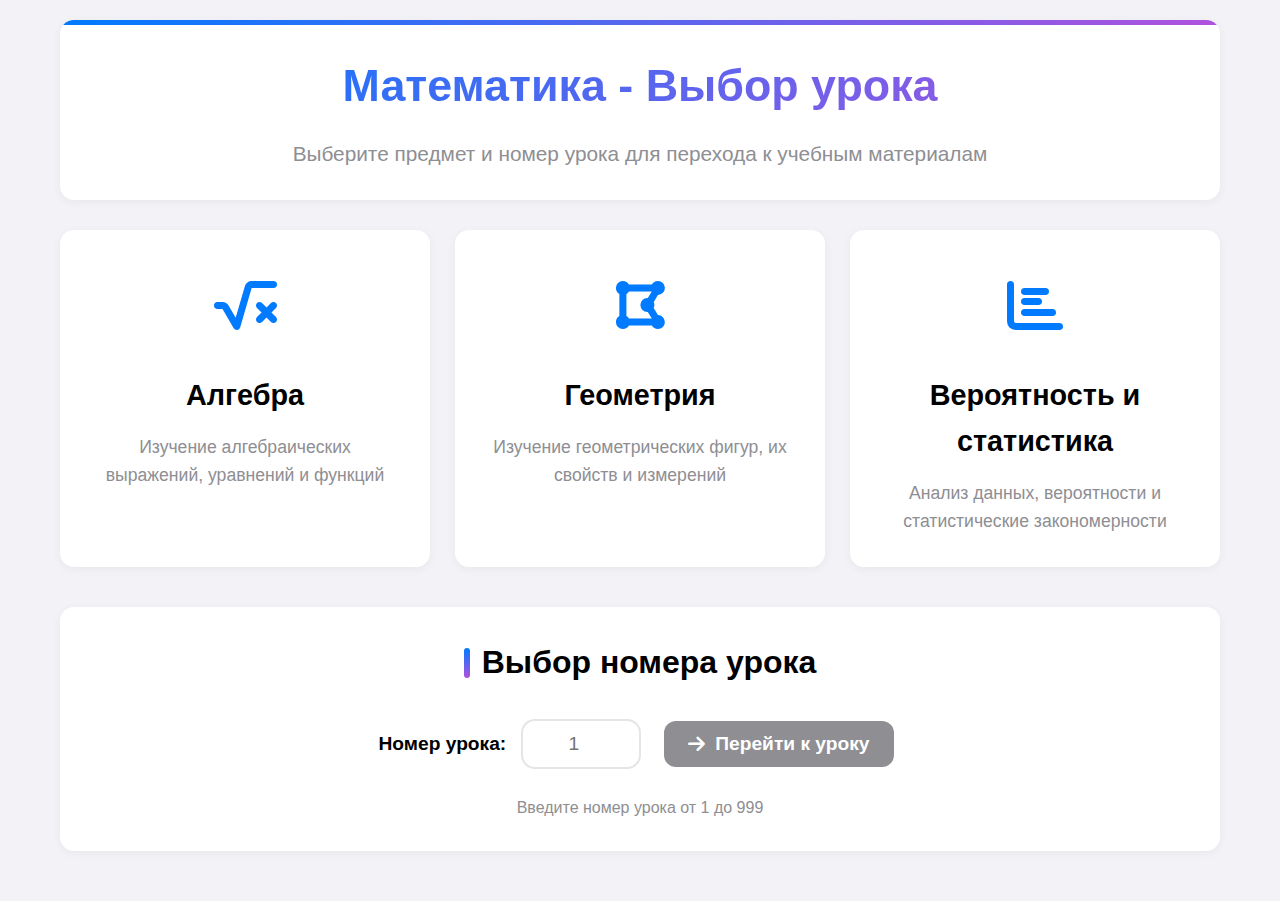
<file: Index.html>
<!DOCTYPE html>
<html lang="ru">
<head>
    <meta charset="UTF-8">
    <meta name="viewport" content="width=device-width, initial-scale=1.0">
    <title>Математика - Выбор урока</title>
    <!-- Подключение иконок -->
    <link rel="stylesheet" href="https://cdnjs.cloudflare.com/ajax/libs/font-awesome/6.4.0/css/all.min.css">
    <style>
        /* Основные стили страницы */
        :root {
            --primary-blue: #007AFF;
            --secondary-blue: #5AC8FA;
            --accent-purple: #AF52DE;
            --accent-orange: #FF9500;
            --accent-green: #34C759;
            --accent-red: #FF3B30;
            --background-light: #F2F2F7;
            --card-bg: #FFFFFF;
            --text-primary: #000000;
            --text-secondary: #8E8E93;
            --border-radius: 14px;
            --shadow-light: 0 2px 10px rgba(0, 0, 0, 0.05);
            --shadow-medium: 0 8px 25px rgba(0, 0, 0, 0.1);
            --transition: all 0.3s cubic-bezier(0.25, 0.8, 0.25, 1);
        }

        * {
            margin: 0;
            padding: 0;
            box-sizing: border-box;
            font-family: -apple-system, BlinkMacSystemFont, 'Segoe UI', Roboto, Oxygen, sans-serif;
        }

        body {
            background: var(--background-light);
            color: var(--text-primary);
            line-height: 1.6;
            min-height: 100vh;
            font-size: 19px;
            overflow-x: hidden;
        }

        .container {
            max-width: 1200px;
            margin: 0 auto;
            padding: 20px;
        }

        /* Стили для заголовка страницы */
        .page-header {
            text-align: center;
            margin-bottom: 30px;
            padding: 30px;
            background: var(--card-bg);
            border-radius: var(--border-radius);
            box-shadow: var(--shadow-light);
            animation: fadeIn 0.8s ease-out;
            position: relative;
            overflow: hidden;
        }

        .page-header::before {
            content: '';
            position: absolute;
            top: 0;
            left: 0;
            width: 100%;
            height: 5px;
            background: linear-gradient(90deg, var(--primary-blue), var(--accent-purple));
        }

        .page-header h1 {
            font-size: 2.8rem;
            margin-bottom: 15px;
            font-weight: 700;
            background: linear-gradient(135deg, var(--primary-blue), var(--accent-purple));
            -webkit-background-clip: text;
            -webkit-text-fill-color: transparent;
        }

        .page-header p {
            font-size: 1.3rem;
            color: var(--text-secondary);
            font-weight: 500;
        }

        /* Стили для карточек предметов */
        .subjects-container {
            display: grid;
            grid-template-columns: repeat(auto-fit, minmax(300px, 1fr));
            gap: 25px;
            margin-bottom: 40px;
        }

        .subject-card {
            background: var(--card-bg);
            border-radius: var(--border-radius);
            padding: 30px;
            box-shadow: var(--shadow-light);
            transition: var(--transition);
            text-align: center;
            cursor: pointer;
            border: 2px solid transparent;
        }

        .subject-card:hover {
            transform: translateY(-5px);
            box-shadow: var(--shadow-medium);
            border-color: var(--primary-blue);
        }

        .subject-card.selected {
            border-color: var(--accent-purple);
            background: linear-gradient(135deg, rgba(175, 82, 222, 0.05), rgba(0, 122, 255, 0.05));
        }

        .subject-icon {
            font-size: 3.5rem;
            margin-bottom: 20px;
            color: var(--primary-blue);
        }

        .subject-card.selected .subject-icon {
            color: var(--accent-purple);
        }

        .subject-card h2 {
            font-size: 1.8rem;
            margin-bottom: 15px;
            color: var(--text-primary);
        }

        .subject-card p {
            color: var(--text-secondary);
            font-size: 1.1rem;
        }

        /* Стили для выбора номера урока */
        .lesson-selection {
            background: var(--card-bg);
            border-radius: var(--border-radius);
            padding: 30px;
            box-shadow: var(--shadow-light);
            margin-bottom: 30px;
            text-align: center;
        }

        .lesson-selection h2 {
            font-size: 2rem;
            margin-bottom: 25px;
            color: var(--text-primary);
            display: flex;
            align-items: center;
            justify-content: center;
            gap: 12px;
        }

        .lesson-selection h2::before {
            content: '';
            display: block;
            width: 6px;
            height: 30px;
            background: linear-gradient(to bottom, var(--primary-blue), var(--accent-purple));
            border-radius: 3px;
        }

        .input-group {
            display: flex;
            justify-content: center;
            align-items: center;
            gap: 15px;
            margin-bottom: 20px;
            flex-wrap: wrap;
        }

        .input-group label {
            font-size: 1.2rem;
            font-weight: 600;
            color: var(--text-primary);
        }

        .lesson-input {
            padding: 12px 20px;
            border: 2px solid rgba(0, 0, 0, 0.1);
            border-radius: var(--border-radius);
            font-size: 1.2rem;
            width: 120px;
            text-align: center;
            background: white;
            transition: var(--transition);
        }

        .lesson-input:focus {
            outline: none;
            border-color: var(--accent-purple);
            box-shadow: 0 0 0 3px rgba(175, 82, 222, 0.2);
        }

        .lesson-info {
            margin-top: 15px;
            font-size: 1rem;
            color: var(--text-secondary);
        }

        /* Стили для кнопок */
        .btn {
            display: inline-flex;
            align-items: center;
            gap: 10px;
            padding: 12px 24px;
            background: linear-gradient(135deg, var(--primary-blue), var(--accent-purple));
            color: white;
            border: none;
            border-radius: 12px;
            cursor: pointer;
            font-weight: 600;
            transition: var(--transition);
            box-shadow: 0 4px 15px rgba(0, 122, 255, 0.3);
            margin: 8px;
            position: relative;
            overflow: hidden;
            font-size: 1.2rem;
        }

        .btn::before {
            content: '';
            position: absolute;
            top: 0;
            left: -100%;
            width: 100%;
            height: 100%;
            background: linear-gradient(90deg, transparent, rgba(255,255,255,0.3), transparent);
            transition: left 0.5s;
        }

        .btn:hover {
            transform: translateY(-3px);
            box-shadow: 0 8px 20px rgba(0, 122, 255, 0.4);
        }

        .btn:hover::before {
            left: 100%;
        }

        .btn:disabled {
            background: var(--text-secondary);
            cursor: not-allowed;
            transform: none;
            box-shadow: none;
        }

        .btn:disabled:hover::before {
            left: -100%;
        }

        /* Стили для сообщений */
        .message {
            padding: 15px 20px;
            border-radius: var(--border-radius);
            margin: 20px 0;
            text-align: center;
            font-weight: 600;
            display: none;
        }

        .message.error {
            background-color: rgba(255, 59, 48, 0.1);
            color: var(--accent-red);
            border: 1px solid var(--accent-red);
            display: block;
        }

        .message.success {
            background-color: rgba(52, 199, 89, 0.1);
            color: var(--accent-green);
            border: 1px solid var(--accent-green);
            display: block;
        }

        /* Анимации */
        @keyframes fadeIn {
            from { opacity: 0; }
            to { opacity: 1; }
        }

        @keyframes slideIn {
            from { 
                opacity: 0;
                transform: translateY(20px);
            }
            to { 
                opacity: 1;
                transform: translateY(0);
            }
        }

        /* Адаптивность */
        @media (max-width: 768px) {
            body {
                font-size: 17px;
            }
            
            .container {
                padding: 10px;
            }
            
            .page-header h1 {
                font-size: 2rem;
            }
            
            .page-header p {
                font-size: 1.1rem;
            }
            
            .subjects-container {
                grid-template-columns: 1fr;
            }
            
            .subject-card {
                padding: 20px;
            }
            
            .lesson-selection {
                padding: 20px;
            }
            
            .lesson-selection h2 {
                font-size: 1.7rem;
            }
            
            .input-group {
                flex-direction: column;
            }
            
            .btn {
                font-size: 1.1rem;
                padding: 10px 20px;
            }
        }
    </style>
</head>
<body>
    <div class="container">
        <!-- Заголовок страницы -->
        <header class="page-header">
            <h1>Математика - Выбор урока</h1>
            <p>Выберите предмет и номер урока для перехода к учебным материалам</p>
        </header>

        <!-- Выбор предмета -->
        <div class="subjects-container">
            <div class="subject-card" data-subject="algebra">
                <div class="subject-icon">
                    <i class="fas fa-square-root-alt"></i>
                </div>
                <h2>Алгебра</h2>
                <p>Изучение алгебраических выражений, уравнений и функций</p>
            </div>
            
            <div class="subject-card" data-subject="geometria">
                <div class="subject-icon">
                    <i class="fas fa-draw-polygon"></i>
                </div>
                <h2>Геометрия</h2>
                <p>Изучение геометрических фигур, их свойств и измерений</p>
            </div>
            
            <div class="subject-card" data-subject="vis">
                <div class="subject-icon">
                    <i class="fas fa-chart-bar"></i>
                </div>
                <h2>Вероятность и статистика</h2>
                <p>Анализ данных, вероятности и статистические закономерности</p>
            </div>
        </div>

        <!-- Выбор номера урока -->
        <div class="lesson-selection">
            <h2>Выбор номера урока</h2>
            <div class="input-group">
                <label for="lessonNumber">Номер урока:</label>
                <input type="number" id="lessonNumber" class="lesson-input" min="1" max="999" placeholder="1">
                <button id="goToLessonBtn" class="btn" disabled>
                    <i class="fas fa-arrow-right"></i> Перейти к уроку
                </button>
            </div>
            <div class="lesson-info">
                Введите номер урока от 1 до 999
            </div>
        </div>

        <!-- Сообщения -->
        <div id="messageContainer"></div>
    </div>

    <script>
        // Переменные для хранения выбранных значений
        let selectedSubject = null;
        let lessonNumber = null;

        // Элементы DOM
        const subjectCards = document.querySelectorAll('.subject-card');
        const lessonInput = document.getElementById('lessonNumber');
        const goToLessonBtn = document.getElementById('goToLessonBtn');
        const messageContainer = document.getElementById('messageContainer');

        // Обработчики событий для выбора предмета
        subjectCards.forEach(card => {
            card.addEventListener('click', function() {
                // Снимаем выделение со всех карточек
                subjectCards.forEach(c => c.classList.remove('selected'));
                
                // Выделяем выбранную карточку
                this.classList.add('selected');
                
                // Сохраняем выбранный предмет
                selectedSubject = this.dataset.subject;
                
                // Активируем кнопку, если номер урока уже введен
                updateGoButtonState();
                
                // Показываем сообщение о выборе
                showMessage(`Выбран предмет: ${getSubjectName(selectedSubject)}`, 'success');
            });
        });

        // Обработчик события для ввода номера урока
        lessonInput.addEventListener('input', function() {
            const value = parseInt(this.value);
            
            if (isNaN(value) || value < 1 || value > 999) {
                lessonNumber = null;
                showMessage('Пожалуйста, введите корректный номер урока от 1 до 999', 'error');
            } else {
                lessonNumber = value;
                showMessage(`Выбран урок №${value}`, 'success');
            }
            
            // Активируем кнопку, если предмет уже выбран
            updateGoButtonState();
        });

        // Обработчик события для кнопки перехода к уроку
        goToLessonBtn.addEventListener('click', function() {
            if (selectedSubject && lessonNumber) {
                // Формируем путь к уроку
                const lessonPath = `Lessons/${getSubjectFolder(selectedSubject)}/Lesson${formatLessonNumber(lessonNumber)}/Lesson${formatLessonNumber(lessonNumber)}.html`;
                
                // Пытаемся перейти к уроку
                window.location.href = lessonPath;
                
                // Если страница не найдена, показываем сообщение
                setTimeout(() => {
                    if (window.location.href.includes('Lesson')) {
                        showMessage('Урок не найден. Проверьте правильность введенных данных.', 'error');
                    }
                }, 1000);
            }
        });

        // Функция для обновления состояния кнопки перехода
        function updateGoButtonState() {
            if (selectedSubject && lessonNumber) {
                goToLessonBtn.disabled = false;
            } else {
                goToLessonBtn.disabled = true;
            }
        }

        // Функция для отображения сообщений
        function showMessage(text, type) {
            messageContainer.innerHTML = `<div class="message ${type}">${text}</div>`;
            
            // Автоматически скрываем сообщение через 3 секунды
            setTimeout(() => {
                messageContainer.innerHTML = '';
            }, 3000);
        }

        // Функция для получения названия предмета
        function getSubjectName(subjectCode) {
            const subjects = {
                'algebra': 'Алгебра',
                'geometria': 'Геометрия',
                'vis': 'Вероятность и статистика'
            };
            
            return subjects[subjectCode] || 'Неизвестный предмет';
        }

        // Функция для получения названия папки предмета
        function getSubjectFolder(subjectCode) {
            const folders = {
                'algebra': 'Algebra',
                'geometria': 'Geometria',
                'vis': 'ViS'
            };
            
            return folders[subjectCode] || 'Unknown';
        }

        // Функция для форматирования номера урока (добавление ведущих нулей)
        function formatLessonNumber(number) {
            return number.toString().padStart(3, '0');
        }
    </script>
</body>
</html>
</file>
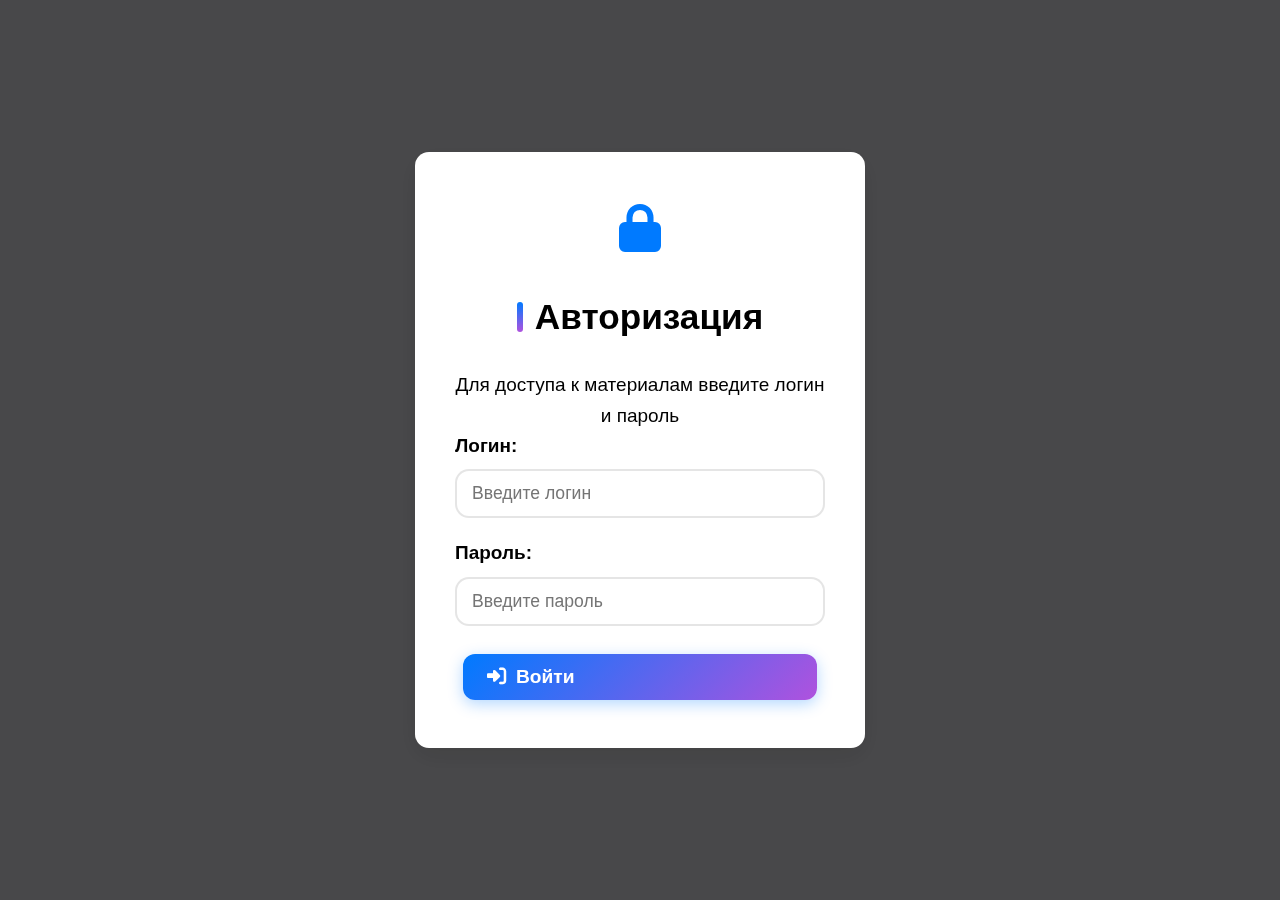
<file: index.html>
<!DOCTYPE html>
<html lang="ru">
<head>
    <meta charset="UTF-8">
    <meta name="viewport" content="width=device-width, initial-scale=1.0">
    <title>Математика - Выбор урока</title>
    <!-- Подключение иконок -->
    <link rel="stylesheet" href="https://cdnjs.cloudflare.com/ajax/libs/font-awesome/6.4.0/css/all.min.css">
    <style>
        /* Основные стили страницы */
        :root {
            --primary-blue: #007AFF;
            --secondary-blue: #5AC8FA;
            --accent-purple: #AF52DE;
            --accent-orange: #FF9500;
            --accent-green: #34C759;
            --accent-red: #FF3B30;
            --background-light: #F2F2F7;
            --card-bg: #FFFFFF;
            --text-primary: #000000;
            --text-secondary: #8E8E93;
            --border-radius: 14px;
            --shadow-light: 0 2px 10px rgba(0, 0, 0, 0.05);
            --shadow-medium: 0 8px 25px rgba(0, 0, 0, 0.1);
            --transition: all 0.3s cubic-bezier(0.25, 0.8, 0.25, 1);
        }

        * {
            margin: 0;
            padding: 0;
            box-sizing: border-box;
            font-family: -apple-system, BlinkMacSystemFont, 'Segoe UI', Roboto, Oxygen, sans-serif;
        }

        body {
            background: var(--background-light);
            color: var(--text-primary);
            line-height: 1.6;
            min-height: 100vh;
            font-size: 19px;
            overflow-x: hidden;
        }

        .container {
            max-width: 1200px;
            margin: 0 auto;
            padding: 20px;
        }

        /* Стили для заголовка страницы */
        .page-header {
            text-align: center;
            margin-bottom: 30px;
            padding: 30px;
            background: var(--card-bg);
            border-radius: var(--border-radius);
            box-shadow: var(--shadow-light);
            animation: fadeIn 0.8s ease-out;
            position: relative;
            overflow: hidden;
        }

        .page-header::before {
            content: '';
            position: absolute;
            top: 0;
            left: 0;
            width: 100%;
            height: 5px;
            background: linear-gradient(90deg, var(--primary-blue), var(--accent-purple));
        }

        .page-header h1 {
            font-size: 2.8rem;
            margin-bottom: 15px;
            font-weight: 700;
            background: linear-gradient(135deg, var(--primary-blue), var(--accent-purple));
            -webkit-background-clip: text;
            -webkit-text-fill-color: transparent;
        }

        .page-header p {
            font-size: 1.3rem;
            color: var(--text-secondary);
            font-weight: 500;
        }

        /* Стили для карточек предметов */
        .subjects-container {
            display: grid;
            grid-template-columns: repeat(auto-fit, minmax(300px, 1fr));
            gap: 25px;
            margin-bottom: 40px;
        }

        .subject-card {
            background: var(--card-bg);
            border-radius: var(--border-radius);
            padding: 30px;
            box-shadow: var(--shadow-light);
            transition: var(--transition);
            text-align: center;
            cursor: pointer;
            border: 2px solid transparent;
        }

        .subject-card:hover {
            transform: translateY(-5px);
            box-shadow: var(--shadow-medium);
            border-color: var(--primary-blue);
        }

        .subject-card.selected {
            border-color: var(--accent-purple);
            background: linear-gradient(135deg, rgba(175, 82, 222, 0.05), rgba(0, 122, 255, 0.05));
        }

        .subject-icon {
            font-size: 3.5rem;
            margin-bottom: 20px;
            color: var(--primary-blue);
        }

        .subject-card.selected .subject-icon {
            color: var(--accent-purple);
        }

        .subject-card h2 {
            font-size: 1.8rem;
            margin-bottom: 15px;
            color: var(--text-primary);
        }

        .subject-card p {
            color: var(--text-secondary);
            font-size: 1.1rem;
        }

        /* Стили для выбора номера урока */
        .lesson-selection {
            background: var(--card-bg);
            border-radius: var(--border-radius);
            padding: 30px;
            box-shadow: var(--shadow-light);
            margin-bottom: 30px;
            text-align: center;
        }

        .lesson-selection h2 {
            font-size: 2rem;
            margin-bottom: 25px;
            color: var(--text-primary);
            display: flex;
            align-items: center;
            justify-content: center;
            gap: 12px;
        }

        .lesson-selection h2::before {
            content: '';
            display: block;
            width: 6px;
            height: 30px;
            background: linear-gradient(to bottom, var(--primary-blue), var(--accent-purple));
            border-radius: 3px;
        }

        .input-group {
            display: flex;
            justify-content: center;
            align-items: center;
            gap: 15px;
            margin-bottom: 20px;
            flex-wrap: wrap;
        }

        .input-group label {
            font-size: 1.2rem;
            font-weight: 600;
            color: var(--text-primary);
        }

        .lesson-input {
            padding: 12px 20px;
            border: 2px solid rgba(0, 0, 0, 0.1);
            border-radius: var(--border-radius);
            font-size: 1.2rem;
            width: 120px;
            text-align: center;
            background: white;
            transition: var(--transition);
        }

        .lesson-input:focus {
            outline: none;
            border-color: var(--accent-purple);
            box-shadow: 0 0 0 3px rgba(175, 82, 222, 0.2);
        }

        .lesson-info {
            margin-top: 15px;
            font-size: 1rem;
            color: var(--text-secondary);
        }

        /* Стили для кнопок */
        .btn {
            display: inline-flex;
            align-items: center;
            gap: 10px;
            padding: 12px 24px;
            background: linear-gradient(135deg, var(--primary-blue), var(--accent-purple));
            color: white;
            border: none;
            border-radius: 12px;
            cursor: pointer;
            font-weight: 600;
            transition: var(--transition);
            box-shadow: 0 4px 15px rgba(0, 122, 255, 0.3);
            margin: 8px;
            position: relative;
            overflow: hidden;
            font-size: 1.2rem;
        }

        .btn::before {
            content: '';
            position: absolute;
            top: 0;
            left: -100%;
            width: 100%;
            height: 100%;
            background: linear-gradient(90deg, transparent, rgba(255,255,255,0.3), transparent);
            transition: left 0.5s;
        }

        .btn:hover {
            transform: translateY(-3px);
            box-shadow: 0 8px 20px rgba(0, 122, 255, 0.4);
        }

        .btn:hover::before {
            left: 100%;
        }

        .btn:disabled {
            background: var(--text-secondary);
            cursor: not-allowed;
            transform: none;
            box-shadow: none;
        }

        .btn:disabled:hover::before {
            left: -100%;
        }

        /* Стили для сообщений */
        .message {
            padding: 15px 20px;
            border-radius: var(--border-radius);
            margin: 20px 0;
            text-align: center;
            font-weight: 600;
            display: none;
        }

        .message.error {
            background-color: rgba(255, 59, 48, 0.1);
            color: var(--accent-red);
            border: 1px solid var(--accent-red);
            display: block;
        }

        .message.success {
            background-color: rgba(52, 199, 89, 0.1);
            color: var(--accent-green);
            border: 1px solid var(--accent-green);
            display: block;
        }

        /* Стили для модального окна авторизации */
        .auth-overlay {
            position: fixed;
            top: 0;
            left: 0;
            width: 100%;
            height: 100%;
            background: rgba(0, 0, 0, 0.7);
            display: flex;
            justify-content: center;
            align-items: center;
            z-index: 1000;
            backdrop-filter: blur(5px);
        }

        .auth-container {
            background: var(--card-bg);
            border-radius: var(--border-radius);
            padding: 40px;
            box-shadow: var(--shadow-medium);
            width: 90%;
            max-width: 450px;
            text-align: center;
            animation: slideIn 0.5s ease-out;
        }

        .auth-container h2 {
            font-size: 2.2rem;
            margin-bottom: 25px;
            color: var(--text-primary);
            display: flex;
            align-items: center;
            justify-content: center;
            gap: 12px;
        }

        .auth-container h2::before {
            content: '';
            display: block;
            width: 6px;
            height: 30px;
            background: linear-gradient(to bottom, var(--primary-blue), var(--accent-purple));
            border-radius: 3px;
        }

        .auth-icon {
            font-size: 3rem;
            margin-bottom: 20px;
            color: var(--primary-blue);
        }

        .auth-form {
            display: flex;
            flex-direction: column;
            gap: 20px;
        }

        .form-group {
            display: flex;
            flex-direction: column;
            gap: 8px;
            text-align: left;
        }

        .form-group label {
            font-weight: 600;
            color: var(--text-primary);
        }

        .form-input {
            padding: 12px 15px;
            border: 2px solid rgba(0, 0, 0, 0.1);
            border-radius: var(--border-radius);
            font-size: 1.1rem;
            background: white;
            transition: var(--transition);
        }

        .form-input:focus {
            outline: none;
            border-color: var(--accent-purple);
            box-shadow: 0 0 0 3px rgba(175, 82, 222, 0.2);
        }

        .form-input.error {
            border-color: var(--accent-red);
        }

        .auth-message {
            padding: 10px 15px;
            border-radius: var(--border-radius);
            font-weight: 600;
            display: none;
        }

        .auth-message.error {
            background-color: rgba(255, 59, 48, 0.1);
            color: var(--accent-red);
            border: 1px solid var(--accent-red);
            display: block;
        }

        .auth-info {
            margin-top: 20px;
            font-size: 0.9rem;
            color: var(--text-secondary);
        }

        /* Стили для скрытого контента */
        .content-hidden {
            display: none;
        }

        /* Анимации */
        @keyframes fadeIn {
            from { opacity: 0; }
            to { opacity: 1; }
        }

        @keyframes slideIn {
            from { 
                opacity: 0;
                transform: translateY(20px);
            }
            to { 
                opacity: 1;
                transform: translateY(0);
            }
        }

        /* Адаптивность */
        @media (max-width: 768px) {
            body {
                font-size: 17px;
            }
            
            .container {
                padding: 10px;
            }
            
            .page-header h1 {
                font-size: 2rem;
            }
            
            .page-header p {
                font-size: 1.1rem;
            }
            
            .subjects-container {
                grid-template-columns: 1fr;
            }
            
            .subject-card {
                padding: 20px;
            }
            
            .lesson-selection {
                padding: 20px;
            }
            
            .lesson-selection h2 {
                font-size: 1.7rem;
            }
            
            .input-group {
                flex-direction: column;
            }
            
            .btn {
                font-size: 1.1rem;
                padding: 10px 20px;
            }
            
            .auth-container {
                padding: 25px;
            }
            
            .auth-container h2 {
                font-size: 1.8rem;
            }
        }
    </style>
</head>
<body>
    <!-- Модальное окно авторизации -->
    <div class="auth-overlay" id="authOverlay">
        <div class="auth-container">
            <div class="auth-icon">
                <i class="fas fa-lock"></i>
            </div>
            <h2>Авторизация</h2>
            <p>Для доступа к материалам введите логин и пароль</p>
            
            <form class="auth-form" id="authForm">
                <div class="form-group">
                    <label for="login">Логин:</label>
                    <input type="text" id="login" class="form-input" placeholder="Введите логин" required>
                </div>
                
                <div class="form-group">
                    <label for="password">Пароль:</label>
                    <input type="password" id="password" class="form-input" placeholder="Введите пароль" required>
                </div>
                
                <div id="authMessage" class="auth-message"></div>
                
                <button type="submit" class="btn">
                    <i class="fas fa-sign-in-alt"></i> Войти
                </button>
            </form>
            
            </div>
    </div>

    <!-- Основной контент (скрыт до авторизации) -->
    <div class="container content-hidden" id="mainContent">
        <!-- Заголовок страницы -->
        <header class="page-header">
            <h1>Математика - Выбор урока</h1>
            <p>Выберите предмет и номер урока для перехода к учебным материалам</p>
        </header>

        <!-- Выбор предмета -->
        <div class="subjects-container">
            <div class="subject-card" data-subject="algebra">
                <div class="subject-icon">
                    <i class="fas fa-square-root-alt"></i>
                </div>
                <h2>Алгебра</h2>
                <p>Изучение алгебраических выражений, уравнений и функций</p>
            </div>
            
            <div class="subject-card" data-subject="geometria">
                <div class="subject-icon">
                    <i class="fas fa-draw-polygon"></i>
                </div>
                <h2>Геометрия</h2>
                <p>Изучение геометрических фигур, их свойств и измерений</p>
            </div>
            
            <div class="subject-card" data-subject="vis">
                <div class="subject-icon">
                    <i class="fas fa-chart-bar"></i>
                </div>
                <h2>Вероятность и статистика</h2>
                <p>Анализ данных, вероятности и статистические закономерности</p>
            </div>
        </div>

        <!-- Выбор номера урока -->
        <div class="lesson-selection">
            <h2>Выбор номера урока</h2>
            <div class="input-group">
                <label for="lessonNumber">Номер урока:</label>
                <input type="number" id="lessonNumber" class="lesson-input" min="1" max="999" placeholder="1">
                <button id="goToLessonBtn" class="btn" disabled>
                    <i class="fas fa-arrow-right"></i> Перейти к уроку
                </button>
            </div>
            <div class="lesson-info">
                Введите номер урока от 1 до 999
            </div>
        </div>

        <!-- Сообщения -->
        <div id="messageContainer"></div>
    </div>

    <script>
        // Константы для авторизации
        const CORRECT_LOGIN = 'stpku';
        const CORRECT_PASSWORD = 'stpku';

        // Элементы DOM для авторизации
        const authOverlay = document.getElementById('authOverlay');
        const authForm = document.getElementById('authForm');
        const loginInput = document.getElementById('login');
        const passwordInput = document.getElementById('password');
        const authMessage = document.getElementById('authMessage');
        const mainContent = document.getElementById('mainContent');

        // Элементы DOM для основной страницы
        const subjectCards = document.querySelectorAll('.subject-card');
        const lessonInput = document.getElementById('lessonNumber');
        const goToLessonBtn = document.getElementById('goToLessonBtn');
        const messageContainer = document.getElementById('messageContainer');

        // Переменные для хранения выбранных значений
        let selectedSubject = null;
        let lessonNumber = null;

        // Обработчик отправки формы авторизации
        authForm.addEventListener('submit', function(e) {
            e.preventDefault();
            
            const login = loginInput.value.trim();
            const password = passwordInput.value.trim();
            
            // Проверяем логин и пароль
            if (login === CORRECT_LOGIN && password === CORRECT_PASSWORD) {
                // Успешная авторизация
                authMessage.textContent = 'Успешный вход!';
                authMessage.className = 'auth-message success';
                
                // Скрываем окно авторизации и показываем основной контент
                setTimeout(() => {
                    authOverlay.style.display = 'none';
                    mainContent.classList.remove('content-hidden');
                }, 1000);
            } else {
                // Неправильные данные
                authMessage.textContent = 'Неверный логин или пароль!';
                authMessage.className = 'auth-message error';
                
                // Подсвечиваем неправильные поля
                if (login !== CORRECT_LOGIN) {
                    loginInput.classList.add('error');
                } else {
                    loginInput.classList.remove('error');
                }
                
                if (password !== CORRECT_PASSWORD) {
                    passwordInput.classList.add('error');
                } else {
                    passwordInput.classList.remove('error');
                }
            }
        });

        // Обработчики событий для выбора предмета
        subjectCards.forEach(card => {
            card.addEventListener('click', function() {
                // Снимаем выделение со всех карточек
                subjectCards.forEach(c => c.classList.remove('selected'));
                
                // Выделяем выбранную карточку
                this.classList.add('selected');
                
                // Сохраняем выбранный предмет
                selectedSubject = this.dataset.subject;
                
                // Активируем кнопку, если номер урока уже введен
                updateGoButtonState();
                
                // Показываем сообщение о выборе
                showMessage(`Выбран предмет: ${getSubjectName(selectedSubject)}`, 'success');
            });
        });

        // Обработчик события для ввода номера урока
        lessonInput.addEventListener('input', function() {
            const value = parseInt(this.value);
            
            if (isNaN(value) || value < 1 || value > 999) {
                lessonNumber = null;
                showMessage('Пожалуйста, введите корректный номер урока от 1 до 999', 'error');
            } else {
                lessonNumber = value;
                showMessage(`Выбран урок №${value}`, 'success');
            }
            
            // Активируем кнопку, если предмет уже выбран
            updateGoButtonState();
        });

        // Обработчик события для кнопки перехода к уроку
        goToLessonBtn.addEventListener('click', function() {
            if (selectedSubject && lessonNumber) {
                // Формируем путь к уроку
                const lessonPath = `Lessons/${getSubjectFolder(selectedSubject)}/Lesson${formatLessonNumber(lessonNumber)}/Lesson${formatLessonNumber(lessonNumber)}.html`;
                
                // Пытаемся перейти к уроку
                window.location.href = lessonPath;
                
                // Если страница не найдена, показываем сообщение
                setTimeout(() => {
                    if (window.location.href.includes('Lesson')) {
                        showMessage('Урок не найден. Проверьте правильность введенных данных.', 'error');
                    }
                }, 1000);
            }
        });

        // Функция для обновления состояния кнопки перехода
        function updateGoButtonState() {
            if (selectedSubject && lessonNumber) {
                goToLessonBtn.disabled = false;
            } else {
                goToLessonBtn.disabled = true;
            }
        }

        // Функция для отображения сообщений
        function showMessage(text, type) {
            messageContainer.innerHTML = `<div class="message ${type}">${text}</div>`;
            
            // Автоматически скрываем сообщение через 3 секунды
            setTimeout(() => {
                messageContainer.innerHTML = '';
            }, 3000);
        }

        // Функция для получения названия предмета
        function getSubjectName(subjectCode) {
            const subjects = {
                'algebra': 'Алгебра',
                'geometria': 'Геометрия',
                'vis': 'Вероятность и статистика'
            };
            
            return subjects[subjectCode] || 'Неизвестный предмет';
        }

        // Функция для получения названия папки предмета
        function getSubjectFolder(subjectCode) {
            const folders = {
                'algebra': 'Algebra',
                'geometria': 'Geometria',
                'vis': 'ViS'
            };
            
            return folders[subjectCode] || 'Unknown';
        }

        // Функция для форматирования номера урока (добавление ведущих нулей)
        function formatLessonNumber(number) {
            return number.toString().padStart(3, '0');
        }
    </script>
</body>
</html>
</file>
